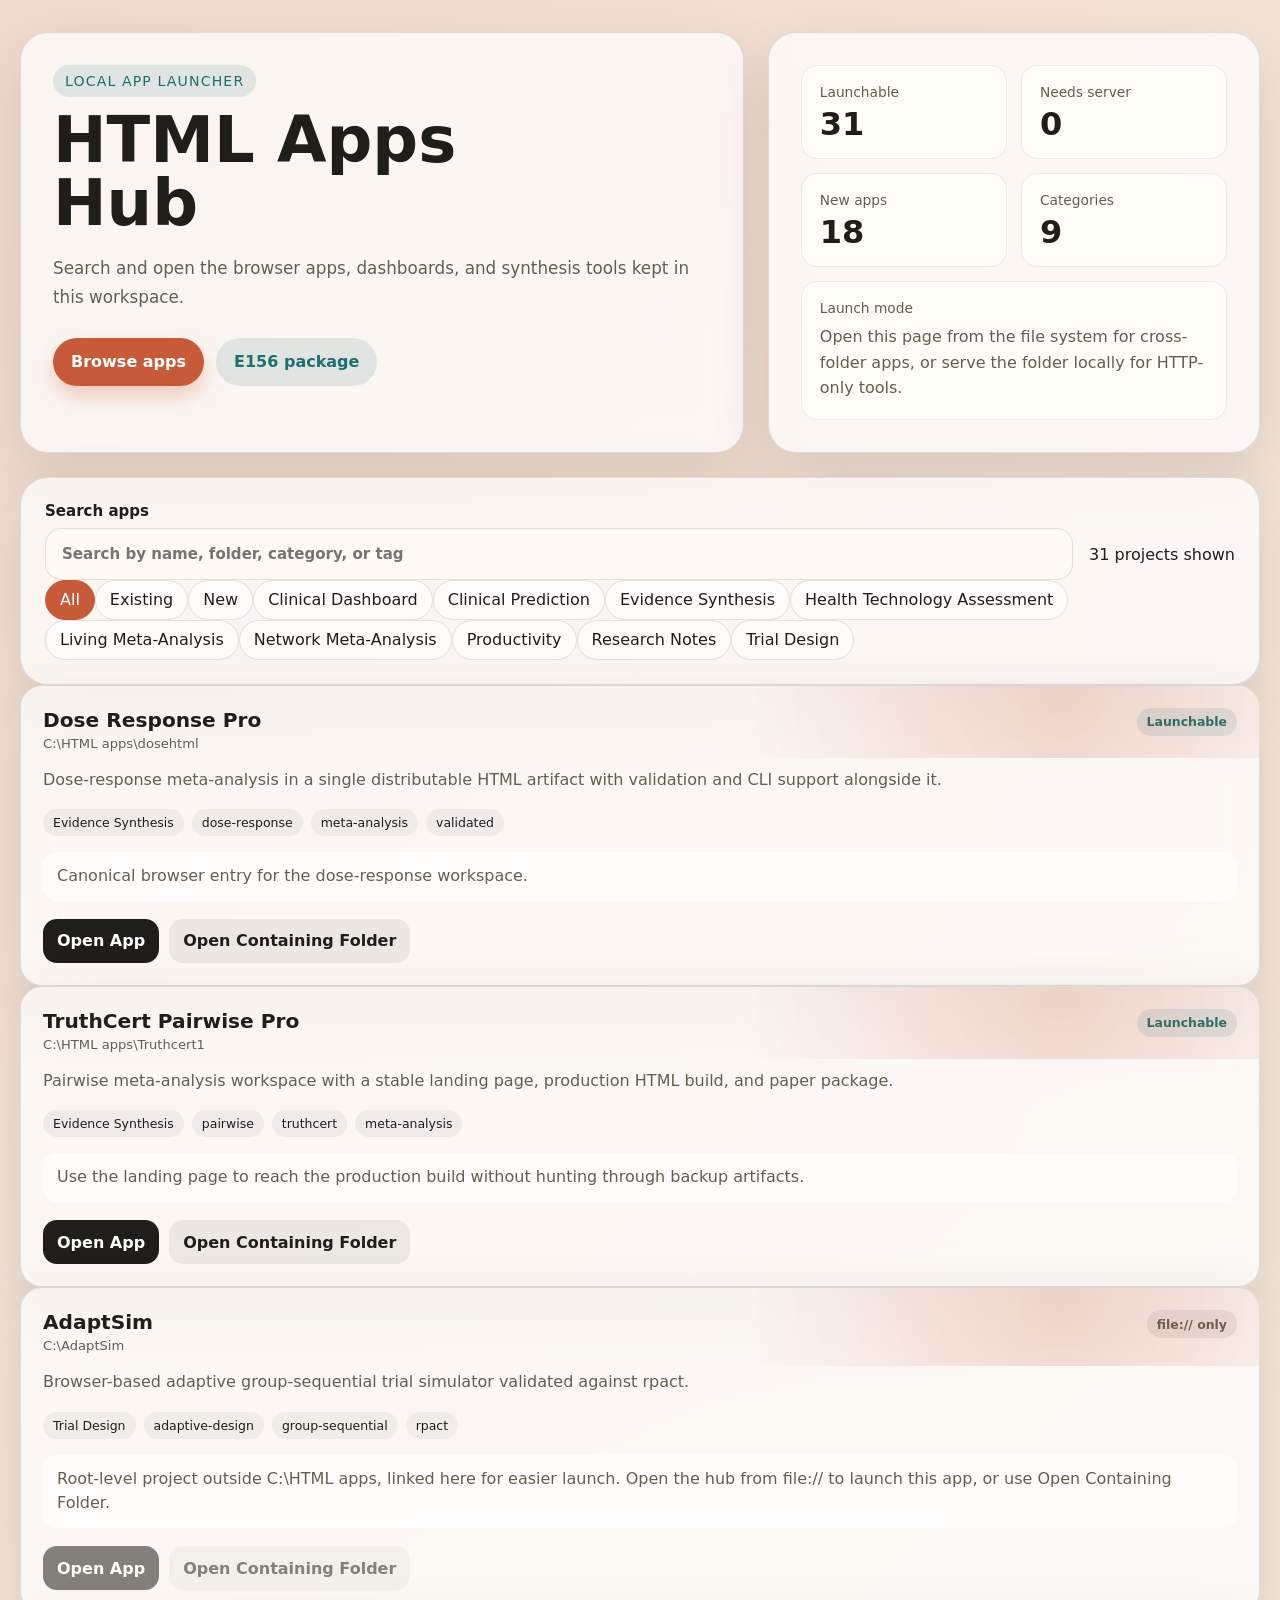
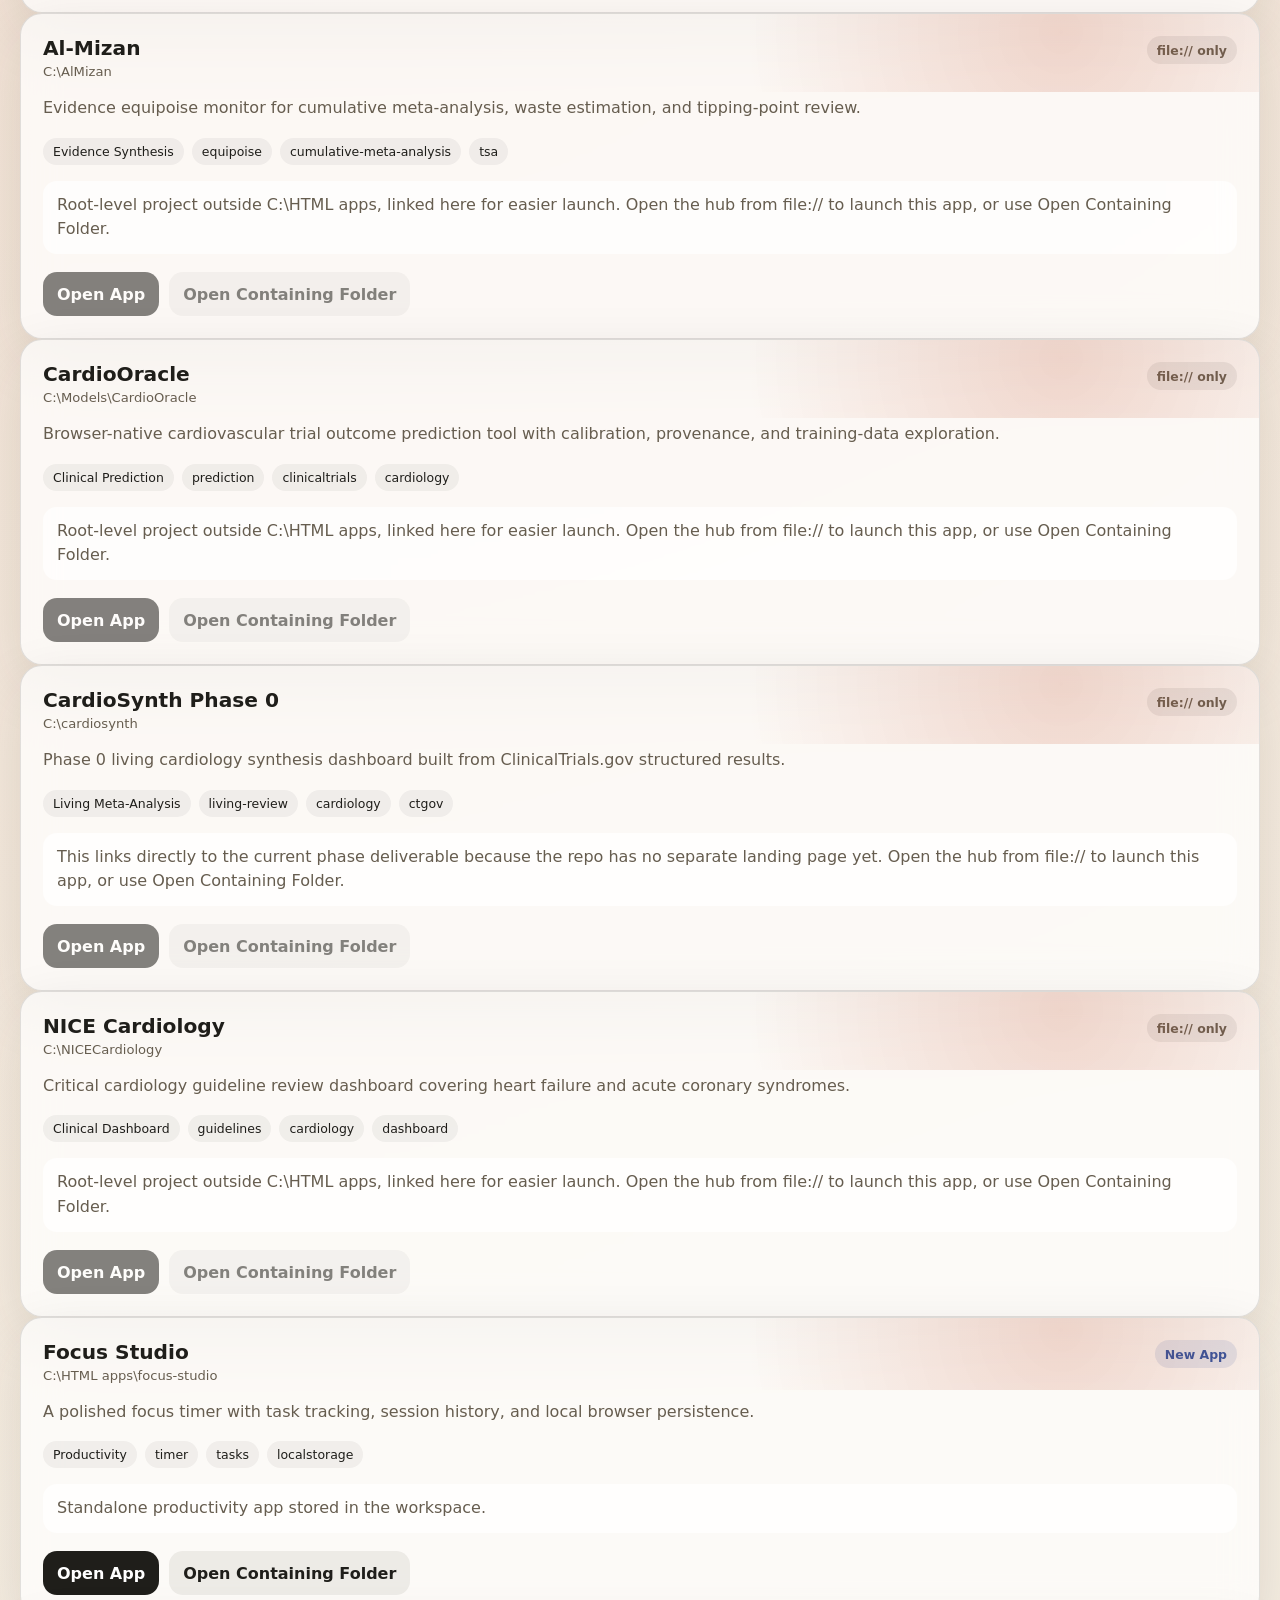
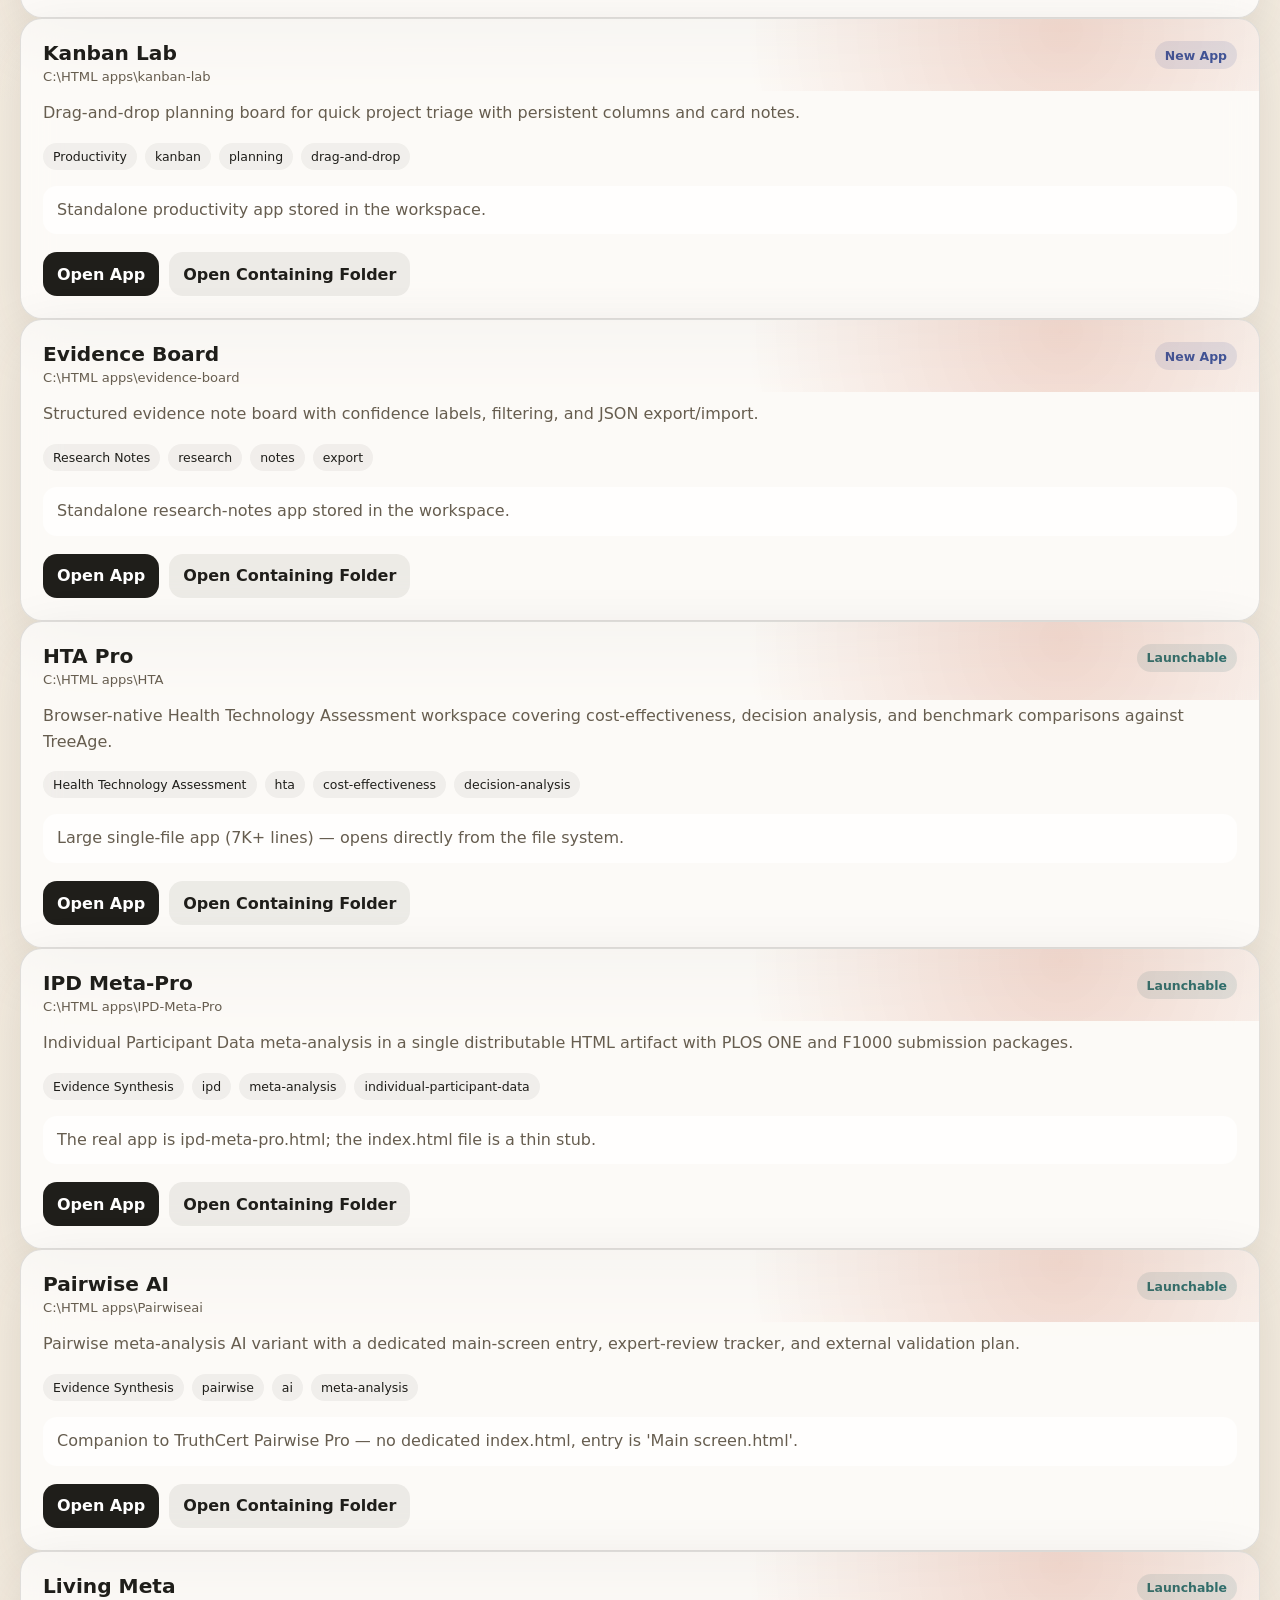
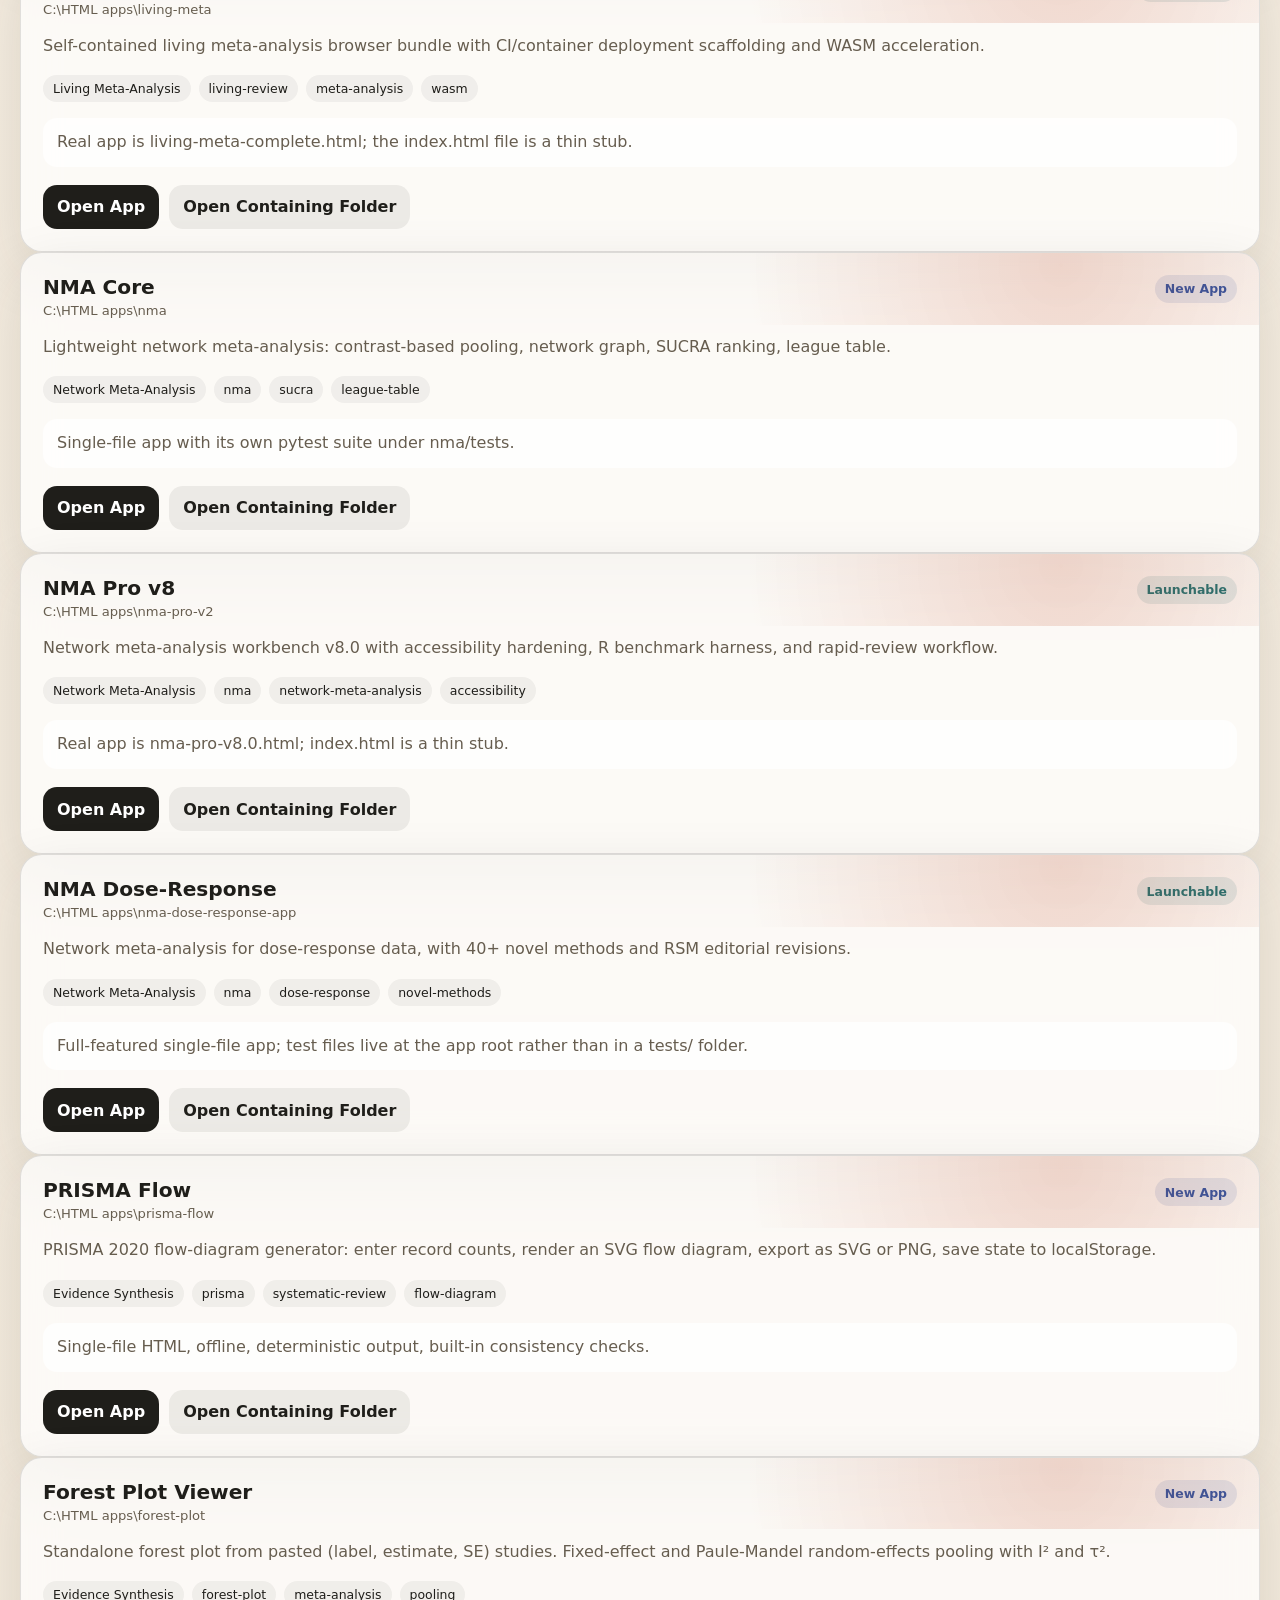
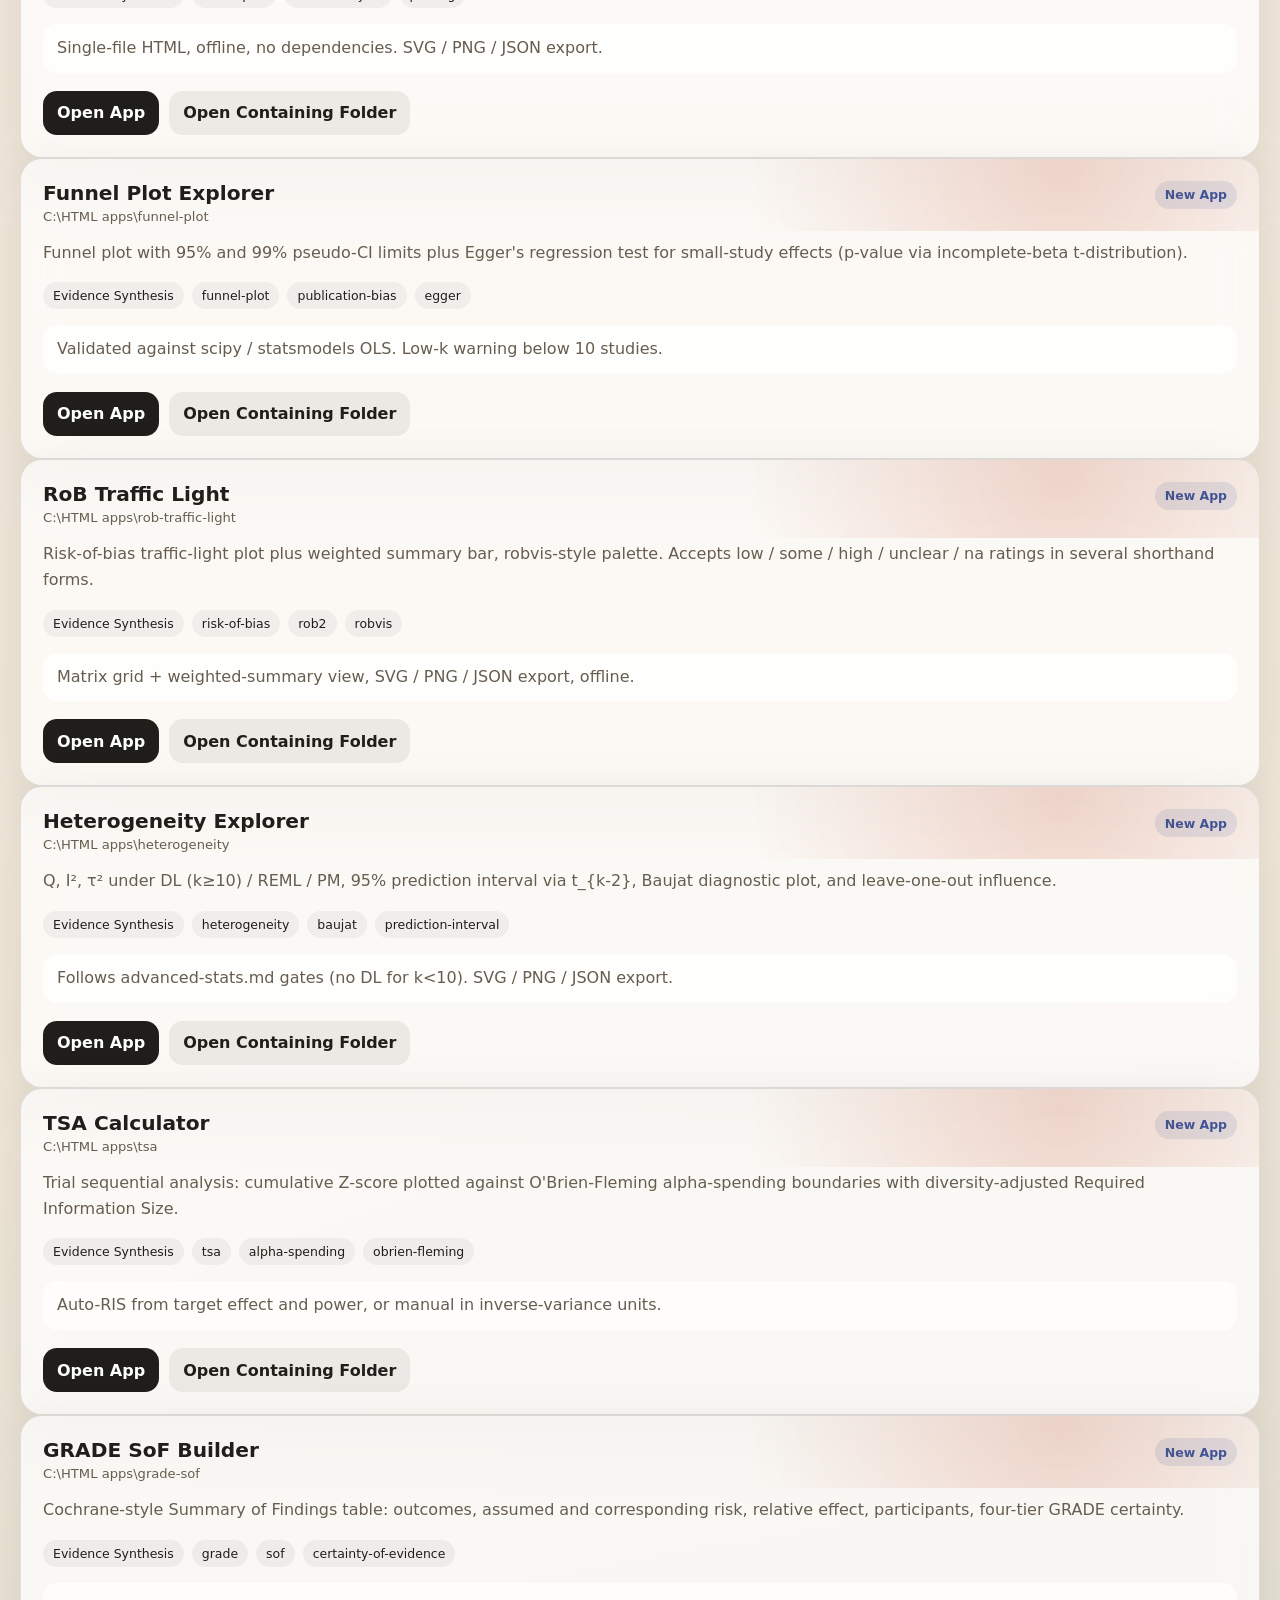
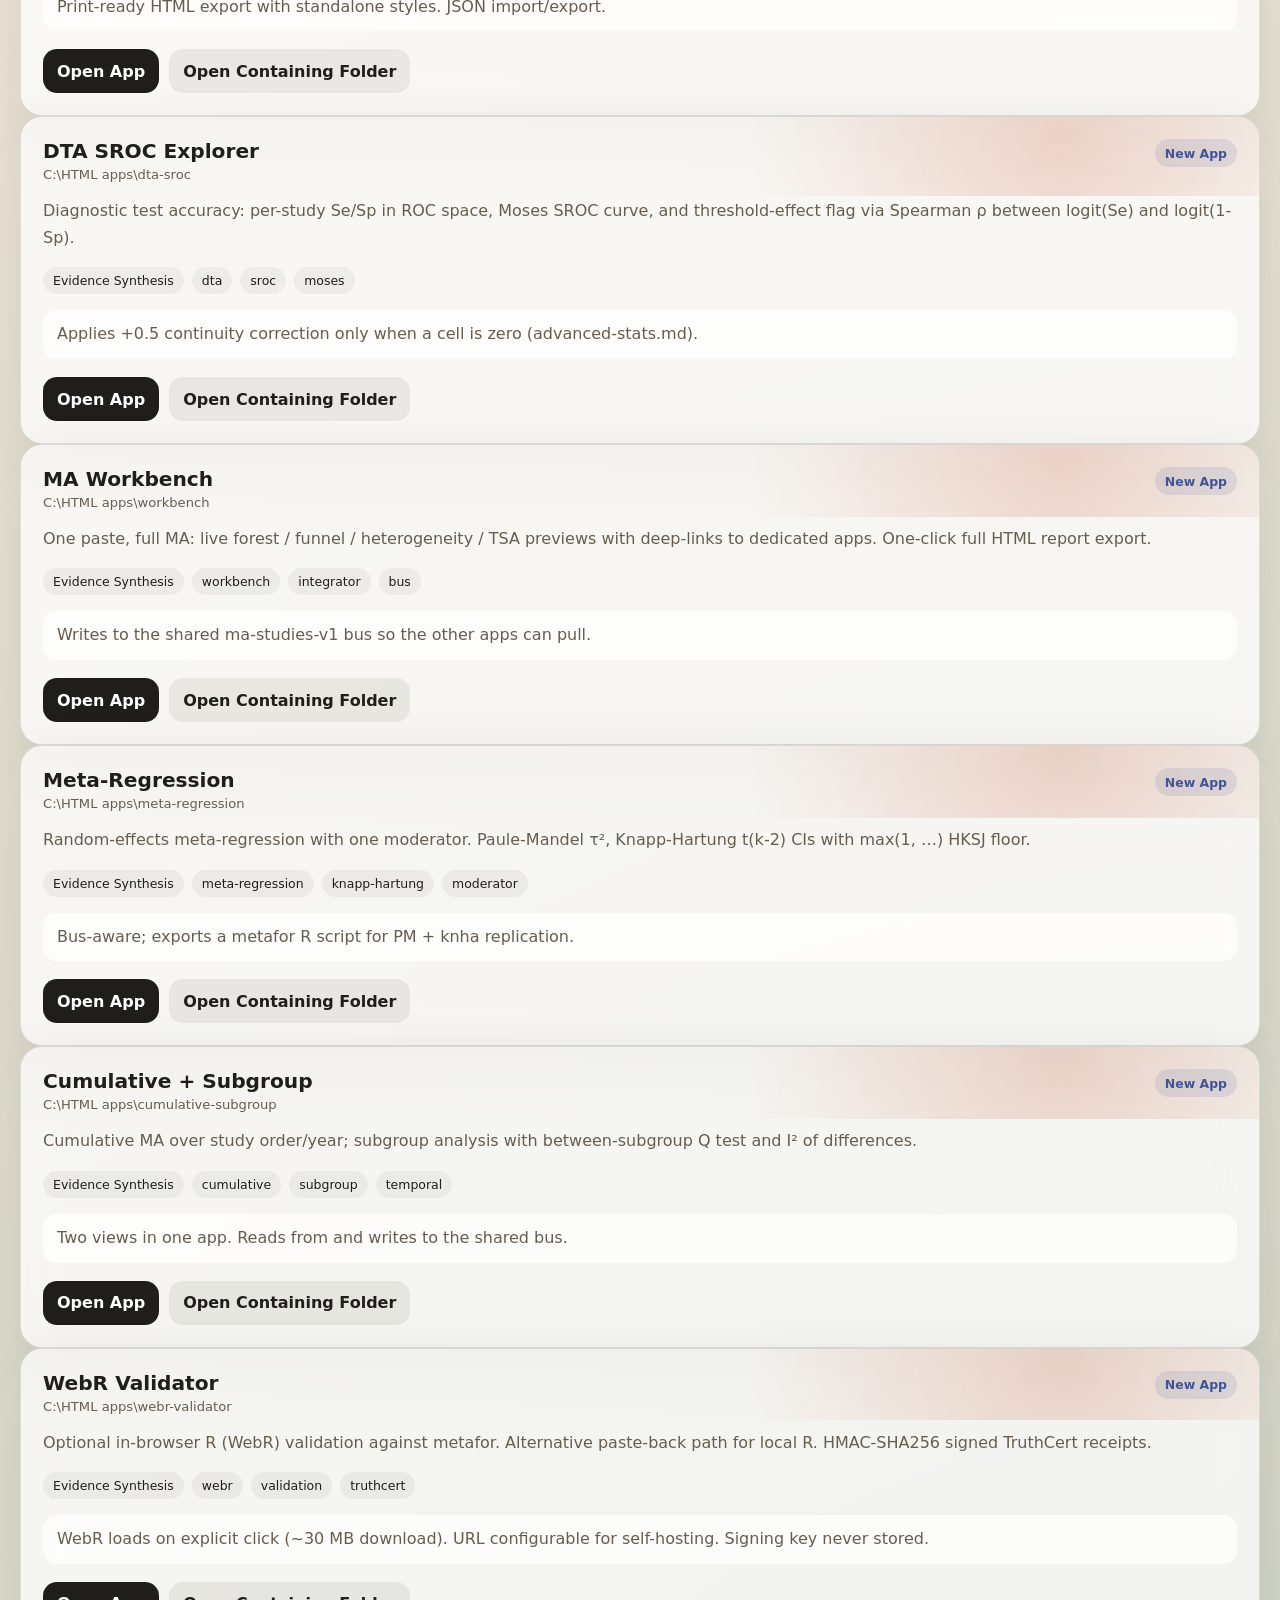
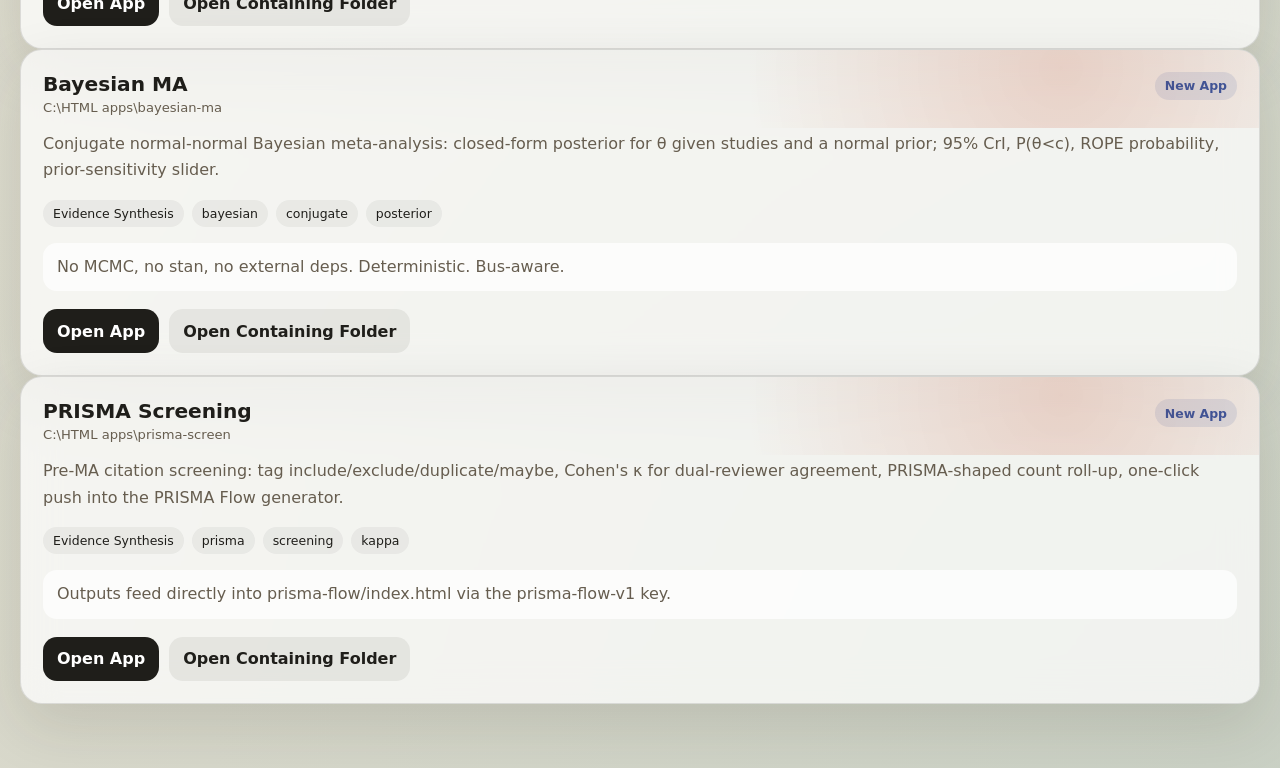
<file: index.html>
<!DOCTYPE html>
<html lang="en">
<head>
  <meta charset="UTF-8">
  <meta name="viewport" content="width=device-width, initial-scale=1.0">
  <meta name="description" content="Launch hub for local HTML apps and evidence-synthesis dashboards.">
  <title>HTML Apps Hub</title>
  <link rel="stylesheet" href="styles.css">
</head>
<body>
  <main class="page-shell">
    <section class="hero" aria-labelledby="hub-title">
      <div class="hero-copy">
        <p class="eyebrow">Local app launcher</p>
        <h1 id="hub-title">HTML Apps Hub</h1>
        <p class="hero-text">Search and open the browser apps, dashboards, and synthesis tools kept in this workspace.</p>
        <div class="hero-actions">
          <a class="button button-primary" href="#project-grid">Browse apps</a>
          <a class="button button-secondary" href="e156-submission/index.html">E156 package</a>
        </div>
      </div>
      <aside class="hero-panel" aria-label="Portfolio summary">
        <div class="metric-grid">
          <div class="metric-card">
            <span class="metric-label">Launchable</span>
            <strong id="launchable-count" class="metric-value">0</strong>
          </div>
          <div class="metric-card">
            <span class="metric-label">Needs server</span>
            <strong id="server-count" class="metric-value">0</strong>
          </div>
          <div class="metric-card">
            <span class="metric-label">New apps</span>
            <strong id="new-count" class="metric-value">0</strong>
          </div>
          <div class="metric-card">
            <span class="metric-label">Categories</span>
            <strong id="category-count" class="metric-value">0</strong>
          </div>
        </div>
        <div class="tip-card">
          <span class="tip-title">Launch mode</span>
          <p class="tip-copy">Open this page from the file system for cross-folder apps, or serve the folder locally for HTTP-only tools.</p>
        </div>
      </aside>
    </section>

    <section class="controls-panel" aria-label="Search and filters">
      <div class="controls-row">
        <label class="search-field" for="search-input">
          Search apps
          <input id="search-input" type="search" autocomplete="off" placeholder="Search by name, folder, category, or tag">
        </label>
        <p id="results-summary" class="results-summary" aria-live="polite">0 projects shown</p>
      </div>
      <div id="filter-bar" class="filter-bar" aria-label="Project filters"></div>
    </section>

    <section id="project-grid" class="project-grid" aria-label="HTML apps"></section>
  </main>

  <script src="projects.js"></script>
  <script src="app.js"></script>
</body>
</html>
</file>
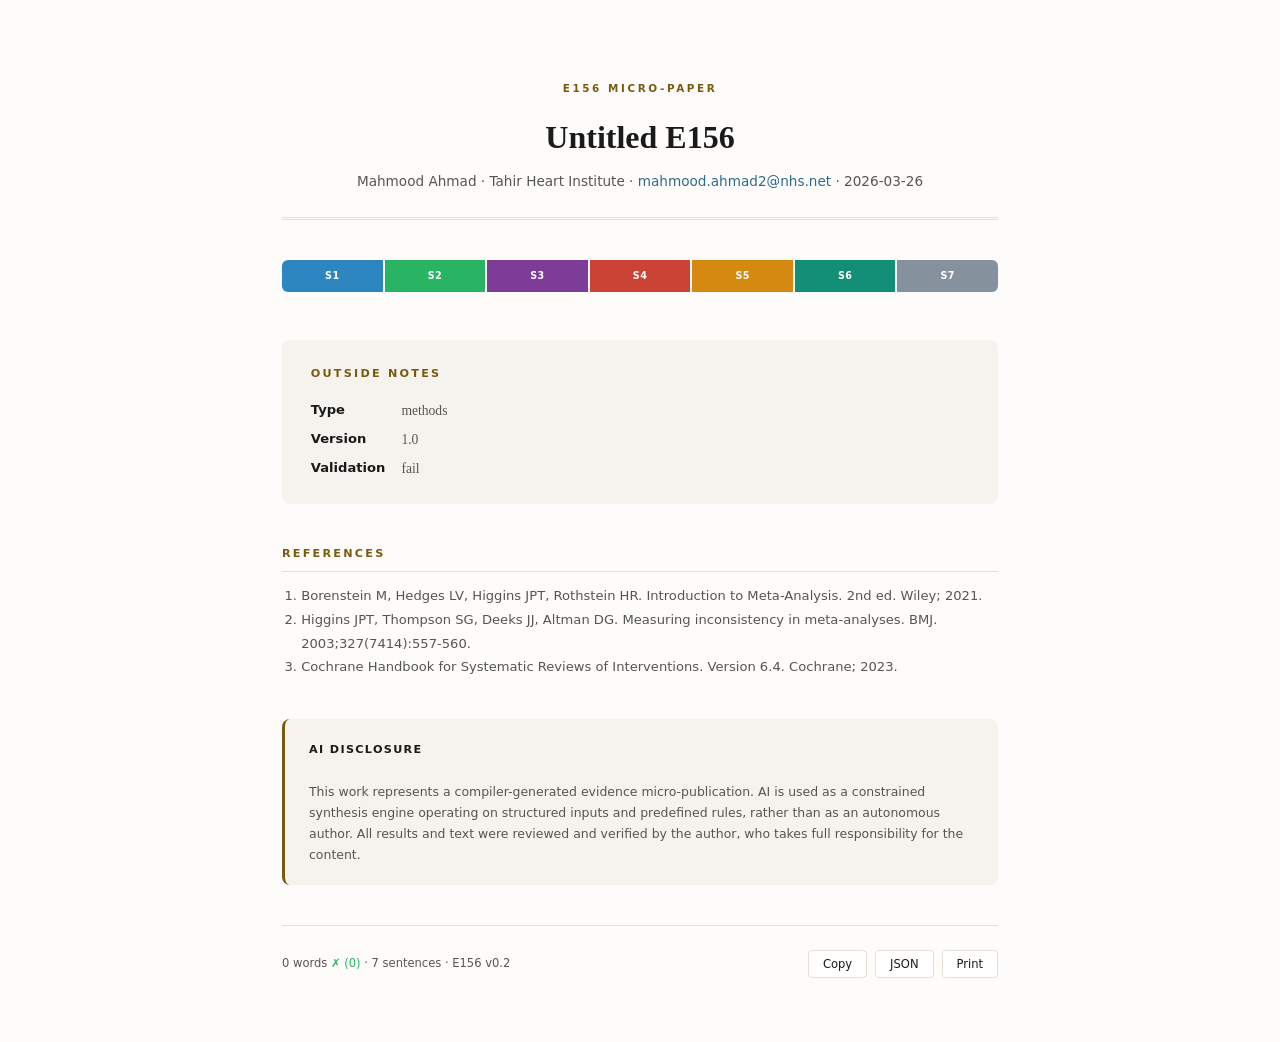
<file: e156-submission/index.html>
<!DOCTYPE html>
<html lang="en">
<head>
<meta charset="UTF-8">
<meta name="viewport" content="width=device-width,initial-scale=1">
<title>Untitled E156 — E156</title>
<style>
*,*::before,*::after{box-sizing:border-box;margin:0;padding:0}
:root{
  --bg:#FDFCFA;--text:#1a1a1a;--text2:#555;--accent:#7A5A10;
  --card:#F5F3EE;--border:#E5E0D6;--link:#2E6B8A;
  --s1:#2E86C1;--s2:#28B463;--s3:#7D3C98;--s4:#CB4335;
  --s5:#D68910;--s6:#148F77;--s7:#85929E
}
body{
  font-family:Georgia,'Times New Roman',serif;
  background:var(--bg);color:var(--text);line-height:1.7;
  -webkit-font-smoothing:antialiased;padding:0
}
.page{max-width:780px;margin:0 auto;padding:3rem 2rem 4rem}

/* ── Masthead ──────────────────────────────────── */
.masthead{
  text-align:center;padding:2rem 0 1.5rem;
  border-bottom:3px double var(--border);margin-bottom:2.5rem
}
.masthead-label{
  font-family:system-ui,-apple-system,sans-serif;font-size:.65rem;
  font-weight:700;letter-spacing:.25em;text-transform:uppercase;
  color:var(--accent);margin-bottom:1.2rem
}
.masthead h1{font-size:2rem;font-weight:700;line-height:1.25;margin-bottom:.8rem}
.masthead .byline{
  font-family:system-ui,sans-serif;font-size:.85rem;color:var(--text2)
}
.masthead .byline a{color:var(--link);text-decoration:none}

/* ── Body ──────────────────────────────────────── */
.body-section{margin-bottom:3rem}
.body-text{
  font-size:1.18rem;line-height:2;text-align:justify;hyphens:auto;
  margin-bottom:1.5rem
}
.body-text .s{
  cursor:pointer;transition:background .2s;border-radius:3px;padding:1px 4px;
  position:relative
}
.body-text .s:hover{background:rgba(0,0,0,.06)}
.body-text .s[data-r="1"]:hover{background:rgba(46,134,193,.12)}
.body-text .s[data-r="2"]:hover{background:rgba(40,180,99,.12)}
.body-text .s[data-r="3"]:hover{background:rgba(125,60,152,.12)}
.body-text .s[data-r="4"]:hover{background:rgba(203,67,53,.15)}
.body-text .s[data-r="5"]:hover{background:rgba(214,137,16,.12)}
.body-text .s[data-r="6"]:hover{background:rgba(20,143,119,.12)}
.body-text .s[data-r="7"]:hover{background:rgba(133,146,158,.12)}
.body-text .s::after{
  content:attr(data-label);position:absolute;bottom:calc(100% + 4px);
  left:50%;transform:translateX(-50%);font-family:system-ui,sans-serif;
  font-size:.6rem;font-weight:700;letter-spacing:.06em;text-transform:uppercase;
  color:#fff;padding:3px 8px;border-radius:3px;white-space:nowrap;
  opacity:0;transition:opacity .15s;pointer-events:none;z-index:10
}
.body-text .s:hover::after{opacity:1}
.body-text .s[data-r="1"]::after{background:var(--s1)}
.body-text .s[data-r="2"]::after{background:var(--s2)}
.body-text .s[data-r="3"]::after{background:var(--s3)}
.body-text .s[data-r="4"]::after{background:var(--s4)}
.body-text .s[data-r="5"]::after{background:var(--s5)}
.body-text .s[data-r="6"]::after{background:var(--s6)}
.body-text .s[data-r="7"]::after{background:var(--s7)}

/* ── Sentence map ──────────────────────────────── */
.smap{display:flex;gap:2px;border-radius:6px;overflow:hidden;margin-bottom:2rem}
.smap-seg{
  flex:1;padding:8px 4px;text-align:center;cursor:pointer;
  color:#fff;transition:opacity .15s;font-family:system-ui,sans-serif;
  font-size:.6rem;font-weight:700;letter-spacing:.04em
}
.smap-seg:hover{opacity:.8}

/* ── Figures gallery ───────────────────────────── */
.figures-section{margin-bottom:3rem}
.figures-section h2{
  font-family:system-ui,sans-serif;font-size:.7rem;font-weight:700;
  letter-spacing:.2em;text-transform:uppercase;color:var(--accent);
  margin-bottom:1rem;padding-bottom:.5rem;border-bottom:1px solid var(--border)
}
.fig-grid{display:grid;grid-template-columns:repeat(auto-fit,minmax(280px,1fr));gap:1.2rem}
.fig-card{
  background:#fff;border:1px solid var(--border);border-radius:8px;
  overflow:hidden;transition:box-shadow .2s
}
.fig-card:hover{box-shadow:0 4px 20px rgba(0,0,0,.08)}
.fig-card img{width:100%;height:auto;display:block}
.fig-card .fig-caption{
  padding:.6rem .8rem;font-family:system-ui,sans-serif;font-size:.75rem;
  color:var(--text2);border-top:1px solid var(--border)
}

/* ── App link ──────────────────────────────────── */
.app-link-section{margin-bottom:3rem;text-align:center}
.app-btn{
  display:inline-block;padding:12px 32px;background:var(--accent);color:#fff;
  font-family:system-ui,sans-serif;font-size:.9rem;font-weight:600;
  text-decoration:none;border-radius:6px;transition:background .2s;
  letter-spacing:.02em
}
.app-btn:hover{background:#6d5210}

/* ── Notes ─────────────────────────────────────── */
.notes-section{
  background:var(--card);border-radius:8px;padding:1.5rem 1.8rem;
  margin-bottom:2.5rem
}
.notes-section h2{
  font-family:system-ui,sans-serif;font-size:.7rem;font-weight:700;
  letter-spacing:.2em;text-transform:uppercase;color:var(--accent);
  margin-bottom:1rem
}
.notes-grid{display:grid;grid-template-columns:auto 1fr;gap:.35rem 1rem}
.notes-grid dt{
  font-family:system-ui,sans-serif;font-size:.82rem;font-weight:600;color:var(--text)
}
.notes-grid dd{font-size:.85rem;color:var(--text2)}
.notes-grid dd a{color:var(--link);text-decoration:none;word-break:break-all}

/* ── References ────────────────────────────────── */
.refs-section{margin-bottom:2.5rem}
.refs-section h2{
  font-family:system-ui,sans-serif;font-size:.7rem;font-weight:700;
  letter-spacing:.2em;text-transform:uppercase;color:var(--accent);
  margin-bottom:.8rem;padding-bottom:.5rem;border-bottom:1px solid var(--border)
}
.refs-section ol{
  font-family:system-ui,sans-serif;font-size:.82rem;color:var(--text2);
  padding-left:1.2rem;line-height:1.8
}

/* ── Disclosure ────────────────────────────────── */
.disclosure{
  font-family:system-ui,sans-serif;font-size:.78rem;color:var(--text2);
  line-height:1.7;padding:1.2rem 1.5rem;background:var(--card);
  border-radius:8px;margin-bottom:2.5rem;border-left:3px solid var(--accent)
}
.disclosure strong{color:var(--text);font-size:.7rem;letter-spacing:.12em;text-transform:uppercase}

/* ── Footer ────────────────────────────────────── */
.footer{
  padding-top:1.5rem;border-top:1px solid var(--border);
  display:flex;justify-content:space-between;align-items:center;flex-wrap:wrap;gap:.5rem
}
.footer .meta{font-family:system-ui,sans-serif;font-size:.72rem;color:var(--text2)}
.footer .meta .check{color:#28B463}
.footer .actions{display:flex;gap:.5rem}
.footer .actions button{
  font-family:system-ui,sans-serif;font-size:.72rem;padding:6px 14px;
  border:1px solid var(--border);border-radius:4px;background:#fff;
  color:var(--text);cursor:pointer;transition:background .15s
}
.footer .actions button:hover{background:var(--card)}

/* ── Print ─────────────────────────────────────── */
@media print{
  .smap,.footer .actions,.app-link-section,.skip-link{display:none!important}
  .s::after{display:none!important}
  body{padding:0;background:#fff}
  .page{max-width:100%;padding:1rem}
  .fig-card{break-inside:avoid}
  .fig-card img{max-height:400px;object-fit:contain}
  .refs-section{page-break-before:auto}
}

/* ── Mobile ────────────────────────────────────── */
@media(max-width:640px){
  .page{padding:1.5rem 1rem}
  .masthead h1{font-size:1.5rem}
  .body-text{font-size:1.05rem}
  .fig-grid{grid-template-columns:1fr}
  .smap-seg{font-size:.5rem;padding:6px 2px}
}
@media(max-width:400px){
  .page{padding:1rem .7rem}
  .masthead h1{font-size:1.2rem}
  .body-text{font-size:.95rem}
}

/* ── Skip link ─────────────────────────────────── */
.skip-link{
  position:absolute;top:-50px;left:0;background:#fff;padding:6px 12px;
  font-family:system-ui,sans-serif;font-size:.82rem;z-index:999;
  border:1px solid var(--border);border-radius:4px
}
.skip-link:focus{top:8px;left:8px}

/* ── Reduced motion ────────────────────────────── */
@media(prefers-reduced-motion:reduce){*{transition:none!important}}
</style>
</head>
<body>
<a href="#notes" class="skip-link">Skip to notes</a>
<div class="page">

  <header class="masthead">
    <div class="masthead-label">E156 Micro-Paper</div>
    <h1 id="title"></h1>
    <div class="byline" id="byline"></div>
  </header>

  <section class="body-section">
    <p class="body-text" id="body"></p>
    <div class="smap" id="smap" role="group" aria-label="Sentence roles"></div>
  </section>

  <section class="figures-section" id="figures-section" style="display:none">
    <h2>Figures</h2>
    <div class="fig-grid" id="fig-grid"></div>
  </section>

  <section class="app-link-section" id="app-section" style="display:none">
    <a class="app-btn" id="app-btn" target="_blank">Open Interactive App</a>
  </section>

  <section class="notes-section" id="notes">
    <h2>Outside Notes</h2>
    <dl class="notes-grid" id="notes-grid"></dl>
  </section>

  <section class="refs-section" id="refs-section" style="display:none">
    <h2>References</h2>
    <ol id="refs-list"></ol>
  </section>

  <section class="disclosure" id="disclosure" style="display:none">
    <strong>AI Disclosure</strong><br><br>
    <span id="disclosure-text"></span>
  </section>

  <footer class="footer">
    <div class="meta">
      <span id="wc"></span> words <span class="check" id="wc-check"></span> &middot;
      7 sentences &middot; E156 v0.2
    </div>
    <div class="actions">
      <button onclick="copyBody(event)">Copy</button>
      <button onclick="downloadJSON()">JSON</button>
      <button onclick="window.print()">Print</button>
    </div>
  </footer>

</div>

<script>
const D = {
  "title": "Untitled E156",
  "summary": "",
  "type": "methods",
  "primary_estimand": "",
  "study_count": null,
  "participant_count": null,
  "version": "1.0",
  "date": "2026-03-26",
  "certainty": "",
  "app": "",
  "data": "",
  "code": "https://github.com/mahmood726-cyber/hub",
  "doi": "",
  "protocol": "",
  "source_article": "",
  "body": "",
  "validation": {
    "status": "fail",
    "checks": [
      {
        "name": "single paragraph",
        "ok": true,
        "detail": "Body must not contain blank-line paragraph breaks."
      },
      {
        "name": "sentence count",
        "ok": false,
        "detail": "Found 0 sentences."
      },
      {
        "name": "word count",
        "ok": true,
        "detail": "Found 0 words."
      },
      {
        "name": "no headings",
        "ok": true,
        "detail": "No markdown headings allowed in body."
      },
      {
        "name": "no links",
        "ok": true,
        "detail": "No links or DOI links allowed in body."
      },
      {
        "name": "result sentence has interval",
        "ok": false,
        "detail": "Sentence 4 should include a quantitative result such as a percentage, count, or interval."
      },
      {
        "name": "result sentence has estimand",
        "ok": false,
        "detail": "Sentence 4 should name an effect measure or test metric."
      },
      {
        "name": "boundary sentence present",
        "ok": false,
        "detail": "Sentence 7 should express a limitation, harm, or scope boundary."
      }
    ]
  },
  "sentences": [],
  "primary_plot": {},
  "studies": [],
  "search_strategy": {},
  "prisma": {},
  "included_papers": [],
  "analysis_modules": [],
  "author": "Mahmood Ahmad",
  "affiliation": "Tahir Heart Institute",
  "email": "mahmood.ahmad2@nhs.net",
  "slug": "hub",
  "references": [
    "Borenstein M, Hedges LV, Higgins JPT, Rothstein HR. Introduction to Meta-Analysis. 2nd ed. Wiley; 2021.",
    "Higgins JPT, Thompson SG, Deeks JJ, Altman DG. Measuring inconsistency in meta-analyses. BMJ. 2003;327(7414):557-560.",
    "Cochrane Handbook for Systematic Reviews of Interventions. Version 6.4. Cochrane; 2023."
  ],
  "_assets": [],
  "_disclosure": "This work represents a compiler-generated evidence micro-publication. AI is used as a constrained synthesis engine operating on structured inputs and predefined rules, rather than as an autonomous author. All results and text were reviewed and verified by the author, who takes full responsibility for the content."
};

const ROLES = [
  {key:"question",      label:"S1 Question",      color:"#2E86C1"},
  {key:"dataset",        label:"S2 Dataset",        color:"#28B463"},
  {key:"method",         label:"S3 Method",         color:"#7D3C98"},
  {key:"result",         label:"S4 Primary Result", color:"#CB4335"},
  {key:"robustness",     label:"S5 Robustness",     color:"#D68910"},
  {key:"interpretation", label:"S6 Interpretation", color:"#148F77"},
  {key:"boundary",       label:"S7 Boundary",       color:"#85929E"}
];

function esc(s){const d=document.createElement("div");d.textContent=String(s??"");return d.innerHTML}

// ── Title + byline ──
document.getElementById("title").textContent = D.title || "Untitled";
document.title = (D.title||"E156") + " \u2014 E156 Interactive Paper";

const parts = [];
if(D.author) parts.push(esc(D.author));
if(D.affiliation) parts.push(esc(D.affiliation));
if(D.email) parts.push('<a href="mailto:'+esc(D.email)+'">'+esc(D.email)+'</a>');
if(D.date) parts.push(esc(D.date));
document.getElementById("byline").innerHTML = parts.join(" &middot; ");

// ── Body with sentence highlighting ──
const body = D.body || "";
const sents = D.sentences || [];
const bodyEl = document.getElementById("body");

if(sents.length === 7){
  bodyEl.innerHTML = sents.map((s,i) => {
    const txt = typeof s === "string" ? s : (s.text || "");
    return '<span class="s" tabindex="0" role="note" aria-label="'+ROLES[i].label+'" data-r="'+(i+1)+'" data-label="'+ROLES[i].label+'">'+esc(txt)+'</span>';
  }).join(" ");
} else {
  bodyEl.textContent = body;
}

// ── Sentence map ──
const smap = document.getElementById("smap");
ROLES.forEach((r,i) => {
  const seg = document.createElement("div");
  seg.className = "smap-seg";
  seg.style.background = r.color;
  seg.textContent = r.label.split(" ")[0];
  seg.title = r.label;
  seg.setAttribute("tabindex","0");
  seg.setAttribute("role","button");
  seg.setAttribute("aria-label",r.label);
  const activate = () => {
    const s = bodyEl.querySelector('.s[data-r="'+(i+1)+'"]');
    if(s){s.scrollIntoView({behavior:"smooth",block:"center"});
      bodyEl.querySelectorAll(".s").forEach(x=>x.style.background="");
      const colors = ["","rgba(46,134,193,.15)","rgba(40,180,99,.15)","rgba(125,60,152,.15)",
        "rgba(203,67,53,.18)","rgba(214,137,16,.15)","rgba(20,143,119,.15)","rgba(133,146,158,.15)"];
      s.style.background = colors[i+1] || "";
    }
  };
  seg.addEventListener("click", activate);
  seg.addEventListener("keydown", e=>{if(e.key==="Enter"||e.key===" "){e.preventDefault();activate();}});
  smap.appendChild(seg);
});

// ── Figures from assets ──
const assets = D._assets || [];
const imgAssets = assets.filter(a => /\.(png|jpg|jpeg|svg|gif|webp)$/i.test(a));
if(imgAssets.length > 0){
  document.getElementById("figures-section").style.display = "";
  const grid = document.getElementById("fig-grid");
  imgAssets.forEach(a => {
    const card = document.createElement("div");
    card.className = "fig-card";
    const img = document.createElement("img");
    img.src = "assets/" + a;
    img.alt = a.replace(/[-_]/g," ").replace(/\.\w+$/,"");
    img.loading = "lazy";
    card.appendChild(img);
    const cap = document.createElement("div");
    cap.className = "fig-caption";
    cap.textContent = a.replace(/[-_]/g," ").replace(/\.\w+$/,"");
    card.appendChild(cap);
    grid.appendChild(card);
  });
}

// ── App link ──
const htmlAssets = assets.filter(a => /\.html$/i.test(a) && a !== "index.html");
if(htmlAssets.length > 0){
  document.getElementById("app-section").style.display = "";
  const btn = document.getElementById("app-btn");
  btn.href = "assets/" + htmlAssets[0];
  btn.rel = "noopener noreferrer";
  btn.textContent = "Open Interactive App \u2192 " + htmlAssets[0].replace(/[-_]/g," ").replace(/\.html$/,"");
}

// ── Notes ──
const notes = D.notes || {};
const noteFields = [
  ["Type", D.type], ["Primary Estimand", D.primary_estimand],
  ["App", notes.app], ["Data", notes.data], ["Code", notes.code],
  ["DOI", notes.doi], ["Version", notes.version || D.version],
  ["Certainty", notes.certainty || D.certainty],
  ["Validation", notes.validation || (D.validation||{}).status]
];
const ng = document.getElementById("notes-grid");
noteFields.forEach(([label, val]) => {
  if(!val) return;
  const dt = document.createElement("dt");
  dt.textContent = label;
  ng.appendChild(dt);
  const dd = document.createElement("dd");
  if(/^https?:/.test(val)){
    const a = document.createElement("a");
    a.href = val; a.textContent = val; a.target = "_blank"; a.rel = "noopener";
    dd.appendChild(a);
  } else {
    dd.textContent = val;
  }
  ng.appendChild(dd);
});

// ── References ──
const refs = D.references || [];
if(refs.length > 0){
  document.getElementById("refs-section").style.display = "";
  const ol = document.getElementById("refs-list");
  refs.forEach(r => {
    const li = document.createElement("li");
    li.textContent = r;
    ol.appendChild(li);
  });
}

// ── Disclosure ──
const disc = D._disclosure || "";
if(disc){
  document.getElementById("disclosure").style.display = "";
  document.getElementById("disclosure-text").textContent = disc;
}

// ── Footer ──
const wc = body.split(/\s+/).filter(Boolean).length;
document.getElementById("wc").textContent = wc;
document.getElementById("wc-check").textContent = wc === 156 ? "\u2713" : "\u2717 ("+wc+")";

// ── Actions ──
function copyBody(e){
  navigator.clipboard.writeText(body).then(()=>{
    const b=e&&e.target?e.target:document.querySelector(".actions button");
    b.textContent="Copied!";setTimeout(()=>b.textContent="Copy",1500);
  });
}
function downloadJSON(){
  const b=new Blob([JSON.stringify(D,null,2)],{type:"application/json"});
  const u=URL.createObjectURL(b);
  const a=document.createElement("a");
  a.href=u;a.download=(D.slug||"e156")+".json";
  document.body.appendChild(a);a.click();
  document.body.removeChild(a);URL.revokeObjectURL(u);
}
</script>
</body>
</html>
</file>
<file: styles.css>
:root {
  --bg: #f5efe4;
  --bg-soft: rgba(255, 255, 255, 0.72);
  --surface: rgba(255, 252, 246, 0.88);
  --surface-strong: #fffaf1;
  --ink: #1f1e1a;
  --muted: #665d4f;
  --border: rgba(31, 30, 26, 0.12);
  --accent: #c75b39;
  --accent-strong: #a63d1f;
  --accent-cool: #1d6f70;
  --shadow: 0 22px 60px rgba(41, 30, 15, 0.12);
  --radius-xl: 28px;
  --radius-lg: 22px;
  --radius-md: 16px;
}

* {
  box-sizing: border-box;
}

html {
  scroll-behavior: smooth;
}

body {
  margin: 0;
  min-height: 100vh;
  font-family: -apple-system, BlinkMacSystemFont, "Segoe UI", "Space Grotesk", system-ui, sans-serif;
  color: var(--ink);
  background:
    radial-gradient(circle at top left, rgba(199, 91, 57, 0.16), transparent 32%),
    radial-gradient(circle at bottom right, rgba(29, 111, 112, 0.18), transparent 30%),
    linear-gradient(180deg, #f8f2e8 0%, #efe5d6 100%);
}

code {
  font-family: "IBM Plex Mono", Consolas, ui-monospace, monospace;
  font-size: 0.92em;
}

.page-shell {
  width: min(1240px, calc(100% - 32px));
  margin: 0 auto;
  padding: 32px 0 64px;
}

.hero {
  display: grid;
  grid-template-columns: minmax(0, 1.25fr) minmax(320px, 0.85fr);
  gap: 24px;
  align-items: stretch;
}

.hero-copy,
.hero-panel,
.controls-panel,
.panel-card,
.project-card {
  background: var(--bg-soft);
  backdrop-filter: blur(18px);
  border: 1px solid var(--border);
  box-shadow: var(--shadow);
}

.hero-copy,
.hero-panel {
  border-radius: var(--radius-xl);
  padding: 32px;
}

.eyebrow {
  display: inline-flex;
  margin: 0 0 12px;
  padding: 8px 12px;
  border-radius: 999px;
  background: rgba(29, 111, 112, 0.12);
  color: var(--accent-cool);
  font-size: 0.88rem;
  letter-spacing: 0.08em;
  text-transform: uppercase;
}

.hero h1 {
  margin: 0;
  font-size: clamp(2.2rem, 5vw, 4.4rem);
  line-height: 0.98;
  max-width: 10ch;
}

.hero-text {
  max-width: 60ch;
  margin: 20px 0 0;
  color: var(--muted);
  font-size: 1.05rem;
  line-height: 1.7;
}

.hero-actions {
  display: flex;
  flex-wrap: wrap;
  gap: 12px;
  margin-top: 26px;
}

.button {
  display: inline-flex;
  align-items: center;
  justify-content: center;
  min-height: 48px;
  padding: 0 18px;
  border-radius: 999px;
  text-decoration: none;
  font-weight: 700;
  transition: transform 180ms ease, box-shadow 180ms ease, background 180ms ease;
}

.button:hover,
.button:focus-visible {
  transform: translateY(-1px);
}

.button:focus-visible {
  outline: 2px solid var(--accent);
  outline-offset: 3px;
}

@media (prefers-reduced-motion: reduce) {
  html {
    scroll-behavior: auto;
  }
  *,
  *::before,
  *::after {
    transition-duration: 0.01ms !important;
    animation-duration: 0.01ms !important;
    animation-iteration-count: 1 !important;
  }
  .button:hover,
  .button:focus-visible {
    transform: none;
  }
}

.button-primary {
  background: var(--accent);
  color: #fff;
  box-shadow: 0 10px 20px rgba(199, 91, 57, 0.28);
}

.button-secondary {
  background: rgba(29, 111, 112, 0.12);
  color: var(--accent-cool);
}

.metric-grid {
  display: grid;
  grid-template-columns: repeat(2, minmax(0, 1fr));
  gap: 14px;
}

.metric-card,
.tip-card {
  border-radius: var(--radius-md);
  background: var(--surface);
  border: 1px solid rgba(31, 30, 26, 0.08);
  padding: 18px;
}

.metric-label,
.tip-title {
  display: block;
  color: var(--muted);
  font-size: 0.86rem;
  margin-bottom: 8px;
}

.metric-value {
  font-size: 2rem;
  line-height: 1;
}

.tip-card {
  margin-top: 14px;
}

.tip-copy {
  margin: 0;
  color: var(--muted);
  line-height: 1.6;
}

.controls-panel {
  margin-top: 24px;
  border-radius: var(--radius-xl);
  padding: 24px;
}

.controls-row {
  display: flex;
  gap: 16px;
  align-items: end;
  justify-content: space-between;
}

.search-field {
  display: grid;
  gap: 8px;
  flex: 1;
  font-size: 0.94rem;
  font-weight: 600;
}

.search-field input {
  width: 100%;
  min-height: 52px;
  padding: 0 16px;
  border-radius: 16px;
  border: 1px solid var(--border);
  background: var(--surface-strong);
  color: var(--ink);
  font: inherit;
}

.search-field input:focus-visible {
  outline: 2px solid var(--accent);
  outline-offset: 2px;
  border-color: var(--accent);
}

.status-badge {
  min-height: 52px;
  display: inline-flex;
  align-items: center;
  justify-content: center;
  padding: 0 18px;
  border-radius: 16px;
  background: rgba(29, 111, 112, 0.12);
  color: var(--accent-cool);
  font-weight: 700;
  white-space: nowrap;
}

.filters {
  display: flex;
  flex-wrap: wrap;
  gap: 10px;
  margin-top: 18px;
}

.filter-chip {
  min-height: 40px;
  padding: 0 14px;
  border: 1px solid var(--border);
  border-radius: 999px;
  background: rgba(255, 255, 255, 0.72);
  color: var(--ink);
  cursor: pointer;
  font: inherit;
}

.filter-chip:focus-visible {
  outline: 2px solid var(--accent);
  outline-offset: 2px;
}

.filter-chip.is-active {
  background: var(--accent);
  border-color: var(--accent);
  color: #fff;
}

.featured-panel {
  display: grid;
  grid-template-columns: repeat(2, minmax(0, 1fr));
  gap: 18px;
  margin-top: 18px;
}

.panel-card {
  border-radius: var(--radius-lg);
  padding: 24px;
}

.panel-card h2 {
  margin: 0 0 10px;
  font-size: 1.3rem;
}

.panel-card p {
  margin: 0;
  color: var(--muted);
  line-height: 1.7;
}

.notes-list {
  margin: 0;
  padding-left: 20px;
  color: var(--muted);
  line-height: 1.8;
}

.catalog-grid {
  display: grid;
  grid-template-columns: repeat(3, minmax(0, 1fr));
  gap: 18px;
  margin-top: 18px;
}

.project-card {
  position: relative;
  overflow: hidden;
  border-radius: var(--radius-lg);
  padding: 22px;
}

.project-card::before {
  content: "";
  position: absolute;
  inset: auto -20% 76% 48%;
  height: 120px;
  background: radial-gradient(circle, rgba(199, 91, 57, 0.22), transparent 70%);
  pointer-events: none;
}

.project-head {
  display: flex;
  align-items: start;
  justify-content: space-between;
  gap: 14px;
}

.project-head h3 {
  margin: 0;
  font-size: 1.26rem;
}

.project-folder {
  margin-top: 4px;
  font-size: 0.82rem;
  color: var(--muted);
}

.pill {
  display: inline-flex;
  align-items: center;
  min-height: 28px;
  padding: 0 10px;
  border-radius: 999px;
  font-size: 0.78rem;
  font-weight: 700;
  white-space: nowrap;
}

.pill-ready {
  background: rgba(29, 111, 112, 0.12);
  color: var(--accent-cool);
}

.pill-server {
  background: rgba(199, 91, 57, 0.14);
  color: var(--accent-strong);
}

.pill-new {
  background: rgba(47, 82, 160, 0.12);
  color: #2f52a0;
}

.pill-locked {
  background: rgba(31, 30, 26, 0.08);
  color: var(--muted);
}

.project-summary {
  margin: 16px 0 0;
  color: var(--muted);
  line-height: 1.65;
}

.meta-row {
  display: flex;
  flex-wrap: wrap;
  gap: 8px;
  margin-top: 16px;
}

.meta-tag {
  padding: 6px 10px;
  border-radius: 999px;
  background: rgba(31, 30, 26, 0.05);
  color: var(--ink);
  font-size: 0.78rem;
}

.project-note {
  margin-top: 16px;
  padding: 12px 14px;
  border-radius: 14px;
  background: rgba(255, 255, 255, 0.72);
  color: var(--muted);
  line-height: 1.55;
}

.project-actions {
  display: flex;
  gap: 10px;
  margin-top: 18px;
}

.project-link {
  display: inline-flex;
  align-items: center;
  justify-content: center;
  min-height: 44px;
  padding: 0 14px;
  border-radius: 14px;
  text-decoration: none;
  font-weight: 700;
}

.project-link-primary {
  background: var(--ink);
  color: #fff;
}

.project-link-secondary {
  background: rgba(31, 30, 26, 0.07);
  color: var(--ink);
}

.project-link-disabled {
  opacity: 0.55;
  cursor: not-allowed;
}

.empty-state {
  grid-column: 1 / -1;
  padding: 28px;
  border-radius: var(--radius-lg);
  background: rgba(255, 255, 255, 0.72);
  border: 1px solid var(--border);
  text-align: center;
  color: var(--muted);
}

@media (max-width: 1024px) {
  .hero,
  .featured-panel,
  .catalog-grid {
    grid-template-columns: 1fr;
  }
}

@media (max-width: 720px) {
  .page-shell {
    width: min(100% - 20px, 1240px);
    padding-top: 18px;
  }

  .hero-copy,
  .hero-panel,
  .controls-panel,
  .panel-card,
  .project-card {
    padding: 20px;
  }

  .controls-row {
    flex-direction: column;
    align-items: stretch;
  }

  .status-badge {
    width: 100%;
  }

  .metric-grid {
    grid-template-columns: 1fr 1fr;
  }
}
</file>
